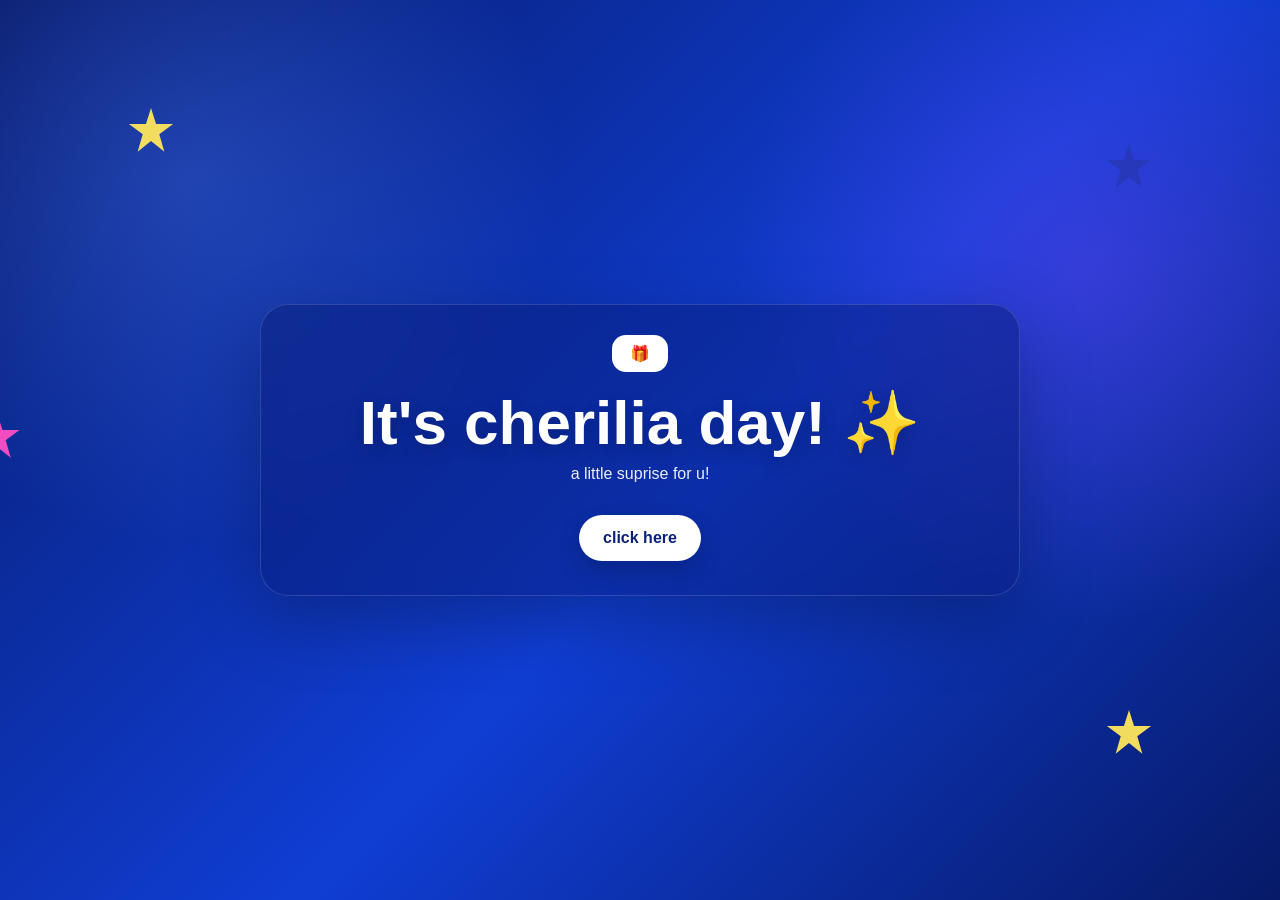
<file: index.html>
<!DOCTYPE html>
<html lang="id">
<head>
  <meta charset="UTF-8" />
  <meta name="viewport" content="width=device-width, initial-scale=1.0" />
  <title>Digital Gift ✨</title>
  <style>
    * { box-sizing: border-box; margin: 0; padding: 0; }
    body {
      min-height: 100vh;
      font-family: Arial, Helvetica, sans-serif;
      background:
        radial-gradient(circle at 15% 20%, rgba(76, 125, 255, .35), transparent 28%),
        radial-gradient(circle at 85% 30%, rgba(125, 70, 255, .35), transparent 28%),
        linear-gradient(135deg, #071a68, #103ed4 55%, #071a68);
      color: white;
      overflow-x: hidden;
    }

    .stars {
      position: fixed;
      inset: 0;
      pointer-events: none;
      overflow: hidden;
    }
    .star {
      position: absolute;
      width: 46px;
      height: 46px;
      background: #ffe65c;
      clip-path: polygon(50% 0%, 61% 35%, 98% 35%, 68% 57%, 79% 95%,
                         50% 72%, 21% 95%, 32% 57%, 2% 35%, 39% 35%);
      opacity: .95;
      filter: drop-shadow(0 0 12px rgba(255,255,255,.25));
      animation: float 5s ease-in-out infinite;
    }
    .s1 { top: 12%; left: 10%; }
    .s2 { top: 16%; right: 10%; background: #2738b9; animation-delay: .8s; }
    .s3 { top: 46%; left: -2%; background: #ff4fc3; animation-delay: 1.6s; }
    .s4 { bottom: 16%; right: 10%; animation-delay: 2.2s; }
    @keyframes float {
      50% { transform: translateY(-10px) rotate(4deg); }
    }

    .container {
      position: relative;
      z-index: 1;
      width: min(920px, 92vw);
      margin: auto;
      min-height: 100vh;
      display: flex;
      align-items: center;
      justify-content: center;
      padding: 32px 0;
    }

    .card {
      width: 100%;
      max-width: 760px;
      text-align: center;
      padding: 30px 22px 34px;
      background: rgba(8, 28, 115, .46);
      border: 1px solid rgba(255,255,255,.14);
      border-radius: 28px;
      box-shadow: 0 24px 70px rgba(0,0,0,.25);
      backdrop-filter: blur(10px);
    }

    .tag {
      display: inline-block;
      background: #fff;
      color: #111;
      font-weight: 800;
      padding: 9px 18px;
      border-radius: 14px;
      margin-bottom: 18px;
    }

    h1 {
      font-size: clamp(30px, 6vw, 62px);
      line-height: 1.05;
      margin-bottom: 10px;
      text-shadow: 0 6px 18px rgba(0,0,0,.2);
    }

    .subtitle {
      font-size: clamp(18px, 3vw, 28px);
      opacity: .95;
      margin-bottom: 30px;
    }

    .gift {
      width: 150px;
      height: 120px;
      margin: 20px auto;
      position: relative;
      cursor: pointer;
      transition: transform .25s ease;
    }
    .gift:hover { transform: translateY(-7px) scale(1.03); }

    .lid {
      position: absolute;
      left: -8px;
      right: -8px;
      top: 0;
      height: 30px;
      border-radius: 9px;
      background: #28a4e8;
      box-shadow: 0 8px 14px rgba(0,0,0,.18);
    }
    .box {
      position: absolute;
      left: 5px;
      right: 5px;
      bottom: 0;
      height: 88px;
      border-radius: 10px;
      background: linear-gradient(180deg, #28a4e8, #1f80ca);
    }
    .ribbon-v {
      position: absolute;
      top: 0;
      bottom: 0;
      left: 62px;
      width: 25px;
      background: #f6d34a;
      z-index: 2;
    }
    .ribbon-h {
      position: absolute;
      left: 0;
      right: 0;
      top: 0;
      height: 16px;
      background: #f6d34a;
      z-index: 3;
      border-radius: 9px;
    }

    .hint {
      margin: 8px 0 24px;
      font-size: 16px;
      opacity: .92;
    }

    .menu {
      display: flex;
      flex-wrap: wrap;
      gap: 12px;
      justify-content: center;
      margin-top: 18px;
    }
    .menu a {
      text-decoration: none;
      color: white;
      background: rgba(255,255,255,.12);
      border: 1px solid rgba(255,255,255,.22);
      padding: 12px 20px;
      border-radius: 999px;
      font-weight: 700;
      transition: .2s;
    }
    .menu a:hover {
      background: rgba(255,255,255,.22);
      transform: translateY(-2px);
    }

    .primary {
      display: inline-block;
      padding: 14px 24px;
      margin-top: 8px;
      border-radius: 999px;
      color: #0a227a;
      background: #fff;
      text-decoration: none;
      font-weight: 800;
      box-shadow: 0 10px 25px rgba(0,0,0,.18);
    }
    .primary:hover { transform: translateY(-2px); }

    .footer { margin-top: 26px; font-size: 13px; opacity: .65; }
  </style>
</head>
<body>
  <div class="stars">
    <span class="star s1"></span>
    <span class="star s2"></span>
    <span class="star s3"></span>
    <span class="star s4"></span>
  </div>

  <main class="container">
    <section class="card">
      <div class="tag"> 🎁</div>
      <h1>It's cherilia day! ✨</h1>
  

      <p class="hint">a little suprise for u!</p>
      <a class="primary" href="utama.html">click here</a>

    </section>
  </main>
</body>
</html>
</file>
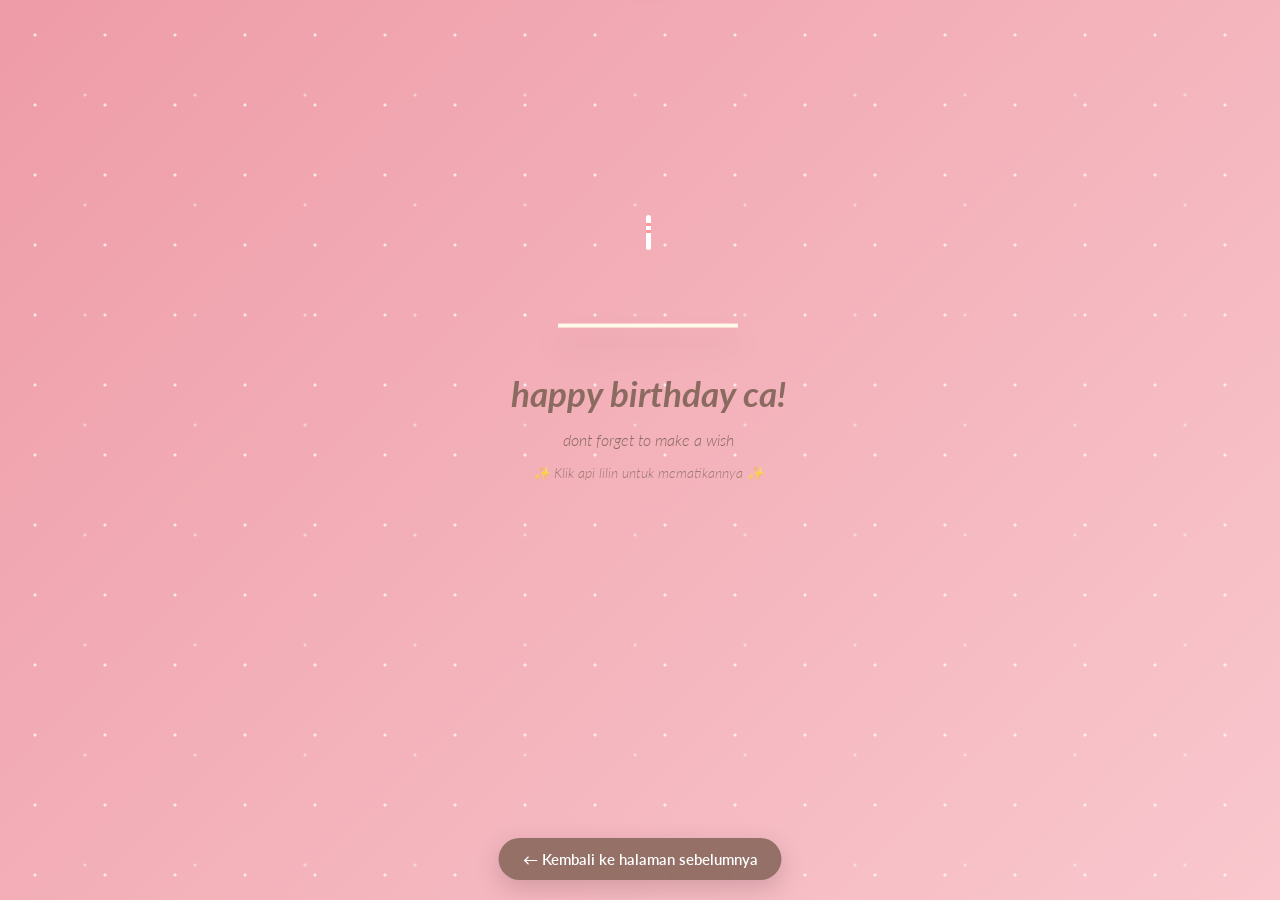
<file: birthday-cake.html>
<!DOCTYPE html>
<html lang="en">

<head>
    <meta charset="UTF-8">
    <meta name="viewport" content="width=device-width, initial-scale=1.0">
    <title>Birthday Cake</title>
    <link rel="stylesheet" href="birthday-cake.css">
</head>

<body>
    <div class="sparkles" aria-hidden="true"></div>
    <div class="cake-container">
        <div class="velas" id="candle" title="Klik api untuk mematikan lilin">
            <div class="fuego"></div>
            <div class="fuego"></div>
            <div class="fuego"></div>
            <div class="fuego"></div>
            <div class="fuego"></div>
        </div>
        <svg id="cake" version="1.1" x="0px" y="0px" width="200px" height="500px" viewBox="0 0 200 500"
        enable-background="new 0 0 200 500" xml:space="preserve">
        <path fill="#a88679" d="M173.667-13.94c-49.298,0-102.782,0-147.334,0c-3.999,0-4-16.002,0-16.002
		c44.697,0,96.586,0,147.334,0C177.667-29.942,177.668-13.94,173.667-13.94z">
            <animate id="bizcocho_3" attributeName="d" calcMode="spline" keySplines="0 0 1 1; 0 0 1 1"
                begin="relleno_2.end" dur="0.3s" fill="freeze" values="
                          M173.667-13.94c-49.298,0-102.782,0-147.334,0c-3.999,0-4-16.002,0-16.002
		c44.697,0,96.586,0,147.334,0C177.667-29.942,177.668-13.94,173.667-13.94z
                          ;
                          M173.667,411.567c-47.995,12.408-102.955,12.561-147.334,0
		c-3.848-1.089-0.189-16.089,3.661-15.002c44.836,12.66,90.519,12.753,139.427,0.07
		C173.293,395.631,177.541,410.566,173.667,411.567z
                          ;
                          M173.667,427.569c-49.795,0-101.101,0-147.334,0c-3.999,0-4-16.002,0-16.002
		c46.385,0,97.539,0,147.334,0C177.668,411.567,177.667,427.569,173.667,427.569z
                          " />
        </path>
        <path fill="#8b6a60" d="M100-178.521c1.858,0,3.364,1.506,3.364,3.363c0,0,0,33.17,0,44.227
		c0,19.144,0,57.431,0,76.574c0,10.152,0,40.607,0,40.607c0,1.858-1.506,3.364-3.364,3.364l0,0c-1.858,0-3.364-1.506-3.364-3.364c0,0,0-30.455,0-40.607c0-19.144,0-57.432,0-76.575c0-11.057,0-44.226,0-44.226C96.636-177.015,98.142-178.521,100-178.521
		L100-178.521z">
            <animate id="relleno_2" attributeName="d" calcMode="spline" keySplines="0 0 1 1; 0 0 1 1; 0 0 0.58 1"
                begin="bizcocho_2.end" dur="0.5s" fill="freeze" values="
                          M100-178.521c1.858,0,3.364,1.506,3.364,3.363c0,0,0,33.17,0,44.227
		c0,19.144,0,57.431,0,76.574c0,10.152,0,40.607,0,40.607c0,1.858-1.506,3.364-3.364,3.364l0,0c-1.858,0-3.364-1.506-3.364-3.364c0,0,0-30.455,0-40.607c0-19.144,0-57.432,0-76.575c0-11.057,0-44.226,0-44.226C96.636-177.015,98.142-178.521,100-178.521
		L100-178.521z
                          ;
                          M100,267.257c1.858,0,3.364,1.506,3.364,3.363c0,0,0,33.17,0,44.227
		c0,19.143,0,57.43,0,76.574c0,10.151,0,40.606,0,40.606c0,1.858-1.506,3.364-3.364,3.364l0,0c-1.858,0-3.364-1.506-3.364-3.364
		c0,0,0-30.455,0-40.606c0-19.145,0-57.432,0-76.576c0-11.057,0-44.225,0-44.225C96.636,268.763,98.142,267.257,100,267.257
		L100,267.257z
                          ;
                          M93.928,405.433c-0.655,6.444-0.102,9.067,2.957,11.798c0,0,8.083,5.571,16.828,3.503
		c18.629-4.406,43.813,6.194,50.792,7.791c14.75,3.375,9.162,6.867,9.162,6.867c-2.412,2.258-58.328,0-73.667,0l0,0
		c-1.858,0-69.995,2.133-73.667,0c0,0-3.337-2.439,6.172-5.992c11.375-4.25,52.875,8.822,47.139-9.442
		c-6.333-20.167,5.226-21.514,5.226-21.514c3.435-0.915,12.78-6.663,10.923-0.546L93.928,405.433z
                          ;
                          M102.242,427.569c5.348,0,14.079,0,17.462,0c0,0,17.026,0,27.504,0
		c19.143,0,20.39-3.797,26.459,0c3,1.877,0,7.823,0,7.823c-2.412,2.258-58.328,0-73.667,0l0,0c-1.858,0-67.187,0-73.667,0
		c0,0-4.125-4.983,0-7.823c5.201-3.58,16.085,0,23.725,0c8.841,0,20.762,0,20.762,0c3.686,0,8.597,0,19.511,0H102.242z
                          " />
        </path>
        <path fill="#a88679" d="M173.667-15.929c-46.512,0-105.486,0-147.334,0c-3.999,0-4-16.002,0-16.002
		c43.566,0,97.96,0,147.334,0C177.667-31.931,177.666-15.929,173.667-15.929z">
            <animate id="bizcocho_2" attributeName="d" calcMode="spline" keySplines="0 0 1 1; 0 0 1 1; 0.25 0 0.58 1"
                begin="relleno_1.end" dur="0.5s" fill="freeze" values="
                          M173.667-15.929c-46.512,0-105.486,0-147.334,0c-3.999,0-4-16.002,0-16.002
		c43.566,0,97.96,0,147.334,0C177.667-31.931,177.666-15.929,173.667-15.929z
                          ;
                          M173.434,445.393c-47.269,8.001-105.245,8.001-147.334,0c-3.929-0.747-0.692-16.543,3.243-15.824
		c43.828,8.001,92.165,8.001,140.739,0C174.029,428.918,177.377,444.726,173.434,445.393z
                          ;
                          M173.667,449.514c-47.576-5.454-102.799-5.744-147.333,0c-3.966,0.512-3.938-15.297,0-16.002
		c43.683-7.823,97.646-8.026,147.333,0C177.616,434.15,177.642,449.969,173.667,449.514z
                          ;
                          M173.667,451.394c-49.298,0-102.782,0-147.334,0c-3.999,0-4-16.002,0-16.002
		c44.697,0,96.586,0,147.334,0C177.667,435.392,177.668,451.394,173.667,451.394z
                          " />
        </path>
        <path fill="#8b6a60" d="M101.368-73.685c0,12.164,0,15.18,0,28.519c0,22.702,0-13.661,0,8.304c0,14.48,0,18.233,0,30.512
		c0,1.753-2.958,1.847-2.958,0c0-12.68,0-16.277,0-30.401c0-21.983,0,11.66,0-8.305c0-13.027,0-15.992,0-28.628
		C98.411-75.883,101.368-75.592,101.368-73.685z">
            <animate id="relleno_1" attributeName="d" calcMode="spline" keySplines="0 0 1 1; 0 0 1 1; 0 0 0.6 1"
                begin="bizcocho_1.end" dur="0.5s" fill="freeze" values="
                          M101.368-73.685c0,12.164,0,15.18,0,28.519c0,22.702,0-13.661,0,8.304c0,14.48,0,18.233,0,30.512
		c0,1.753-2.958,1.847-2.958,0c0-12.68,0-16.277,0-30.401c0-21.983,0,11.66,0-8.305c0-13.027,0-15.992,0-28.628
		C98.411-75.883,101.368-75.592,101.368-73.685z
                          ;
                          M101.368,350.885c0,12.164,0,65.18,0,78.518c0,22.703,0-33.66,0-11.695c0,14.48,0,28.232,0,40.512
		c0,1.753-2.958,1.847-2.958,0c0-12.68,0-26.277,0-40.402c0-21.982,0,31.66,0,11.695c0-13.027,0-65.992,0-78.627
		C98.411,348.686,101.368,348.977,101.368,350.885z
                          ;
                          M128.38,447.567c37.626,6.312,39.303,13.658,26.833,12.833c-22.653-1.499-13.636-0.831-23.302-0.831
		c-14.48,0-17.884,0-30.163,0c-2.087,0-2.068,0-3.915,0c-13.333,0-8.963,0-23.088,0c-11.668,0-14.062,5.995-27.532,1.164
		c-12.629-4.529,38.667-3.167,46.833-17.333C100.077,432.94,105.546,443.736,128.38,447.567z
                          ;
                          M173.667,451.394c2.875,0,2.997,9.257,0,9.131c-22.662-0.956-32.09-0.956-41.756-0.956
		c-14.48,0-17.884,0-30.163,0c-2.087,0-2.068,0-3.915,0c-13.333,0-8.963,0-23.088,0c-11.668,0-34.99-0.294-48.412,1.831
		c-4.109,0.65-3.01-10.006,0-10.006C37.129,451.394,149.379,451.394,173.667,451.394z
                          " />
        </path>
        <path fill="#a88679" d="M173.667,21.571c-33.174,0-111.467,0-147.334,0c-4,0-4-16.002,0-16.002c39.836,0,105.982,0,147.334,0
		C177.668,5.569,177.667,21.571,173.667,21.571z">
            <animate id="bizcocho_1" attributeName="d" calcMode="spline"
                keySplines="0 0 1 1; 0 0 1 1; 0 0 1 1; 0.25 0 1 1; 0 0 1 1; 0.25 0 0.6 1" begin="2s" dur="0.8s"
                fill="freeze" values="
                          M173.667,21.571c-33.174,0-111.467,0-147.334,0c-4,0-4-16.002,0-16.002c39.836,0,105.982,0,147.334,0
		C177.668,5.569,177.667,21.571,173.667,21.571z
                          ;
                          M173.667,459.569c-33.197,16.002-110.782,16.002-147.334,0c-3.664-1.604,1.614-15.617,5.337-14.153
		c40.702,16.002,94.289,16.104,136.505,0.103C171.917,444.1,177.271,457.832,173.667,459.569z
                          ;
                          M171.817,475.571c-39.361-3.001-105.438-2.571-143.556,0c-3.991,0.27-7.377-14.736-3.387-15.014
		c41.553-2.888,104.421-3.121,150.51-0.233C179.378,460.574,175.806,475.875,171.817,475.571z
                          ;
                          M171.817,459.564c-38.8-12.188-104.504-13.762-143.556,0c-3.772,1.329-7.961-12.604-4.178-13.905
		c40.864-14.064,105.114-15.52,151.918-0.973C179.822,445.874,175.634,460.762,171.817,459.564z
                          ;
                          M173.667,475.571c-46.376-5.005-105.924-4.003-147.334,0c-3.981,0.385-3.479-15.421,0.479-16.002
		c43.087-6.327,97.705-7.083,146.855,0.438C177.621,460.613,177.644,476,173.667,475.571z
                          ;
                          M173.667,474.117c-46.376,1.866-105.638,2.01-147.334,0c-3.995-0.192-3.52-16.144,0.479-16.002
		c43.794,1.55,96.341,1.541,145.723,0C176.532,457.99,177.663,473.956,173.667,474.117z
                          ;
                          M173.667,475.571c-46.512,0-105.486,0-147.334,0c-3.999,0-4-16.002,0-16.002c43.566,0,97.96,0,147.334,0
		C177.667,459.569,177.666,475.571,173.667,475.571z
                          " />
        </path>
        <path fill="#fefae9" d="M104.812,113.216c0,3.119-2.164,5.67-4.812,5.67c-2.646,0-4.812-2.551-4.812-5.67c0-5.594,0-16.782,0-22.375
	c0-5.143,0-15.427,0-20.568c0-7.333,0-21.998,0-29.33c0-5.523,0-16.569,0-22.092c0-3.295,0-9.885,0-13.181
	C95.188,2.551,97.353,0,100,0c2.648,0,4.812,2.551,4.812,5.669c0,3.248,0,9.743,0,12.991c0,5.428,0,16.284,0,21.711
	c0,7.618,0,22.854,0,30.472c0,4.952,0,14.854,0,19.807C104.812,96.292,104.812,107.576,104.812,113.216z">
            <animate id="crema" attributeName="d" calcMode="spline"
                keySplines="0 0 1 1; 0 0 1 1; 0 0 1 1; 0.25 0 1 1; 0 0 1 1; 0 0 0.58 1" begin="bizcocho_3.end" dur="2s"
                fill="freeze" values="
                          M104.812,113.216c0,3.119-2.164,5.67-4.812,5.67c-2.646,0-4.812-2.551-4.812-5.67c0-5.594,0-16.782,0-22.375
	c0-5.143,0-15.427,0-20.568c0-7.333,0-21.998,0-29.33c0-5.523,0-16.569,0-22.092c0-3.295,0-9.885,0-13.181
	C95.188,2.551,97.353,0,100,0c2.648,0,4.812,2.551,4.812,5.669c0,3.248,0,9.743,0,12.991c0,5.428,0,16.284,0,21.711
	c0,7.618,0,22.854,0,30.472c0,4.952,0,14.854,0,19.807C104.812,96.292,104.812,107.576,104.812,113.216z
                          ;
                          M104.812,405.897c0,3.119-2.164,5.67-4.812,5.67c-2.646,0-4.812-2.551-4.812-5.67c0-5.594,0-16.782,0-22.376
	c0-5.143,0-15.426,0-20.568c0-7.332,0-21.997,0-29.33c0-5.522,0-16.568,0-22.092c0-3.295,0-9.885,0-13.181
	c0-3.118,2.165-5.669,4.812-5.669c2.648,0,4.812,2.551,4.812,5.669c0,3.247,0,9.743,0,12.991c0,5.428,0,16.283,0,21.711
	c0,7.618,0,22.854,0,30.473c0,4.951,0,14.854,0,19.807C104.812,388.972,104.812,400.256,104.812,405.897z
                          ;
                          M111.873,411.567c-3.119,0-9.226,0-11.874,0c-2.646,0-7.748,0-10.867,0c-7.086,0-12.698,0-18.292,0
	c-6.592,0-12.871,7.371-19.166,3.008c-10.043-6.961-7.776-10.169,2.991-17.745c12.61-8.873,27.713,1.994,25.919-7.531
	c-2.589-13.742,11.008-14.513,11.365-17.789c0.441-4.051,4.235-11.107,8.051-8.175c3.113,2.393,1.007,8.008,0,13.159
	c-1.871,9.569,8.058,2.113,9.494,14.155c2.592,21.732,21.184-0.675,29.309,7.976c5.216,5.553,18.413,5.552,15.426,12.942
	c-3.131,7.745-15.825-4.369-23.8,2.903C126.261,418.271,118.301,411.567,111.873,411.567z
                          ;
                          M111.873,411.567c-3.119,0-9.226,0-11.874,0c-2.646,0-9.734,4.069-12.853,4.069
	c-7.086,0-10.712-4.069-16.306-4.069c-6.592,0-12.12,6.013-19.166,3.008c-7.053-3.008-7.458,2.026-18.659,1.165
	c-6.832-0.525-7.522-3.034-7.533-6.265c-0.037-10.336,22.073-2.452,36.613-2.628c10.234-0.124,19.856-1.439,37.905-2.102
	c16.642-0.61,32.699,1.552,46.009,1.927c12.438,0.351,29.663-8.99,31.532,3.315c0.773,5.093-5.605,3.342-11.211,9.579
	c-5.093,5.667-7.59-4.605-12.965-3.832c-8.269,1.189-14.962-8.537-22.937-1.265C126.261,418.271,118.301,411.567,111.873,411.567z
                          ;
                          M110.946,413.652c-2.904-1.137-8.405-2.748-12.446-0.97c-6.099,2.685-7.273,10.358-13.253,8.242
	c-7.843-2.775-8.953-5.008-14.546-5.01c-24.653-0.011-4.849,26.507-18.264,26.507c-12.377,0,5.791-33.537-19.422-26.682
	c-7.703,2.095-9.806-0.942-9.817-4.173c-0.037-10.336,24.357-4.544,38.897-4.72c10.234-0.124,19.856-1.439,37.905-2.102
	c16.642-0.61,32.699,1.552,46.009,1.927c12.438,0.351,28.973-8.865,31.532,3.315c1.449,6.896,0.318,15.624-3.874,15.624
	c-7.619,0-1.788-15.192-19.243-7.111c-7.581,3.51-15.963-9.738-26.669,1.066C120.644,426.744,118.381,416.561,110.946,413.652z
                          ;
                          M111.547,413.9c-2.969-0.956-8.775-0.949-13.167-0.5c-14.667,1.5-8.325,16.508-14.667,16.666
	c-6.667,0.166-0.167-13.5-13.013-14.151c-30.471-1.545-5.572,46.651-18.987,46.651c-12.377,0,10.333-50.166-18.667-44.5
	c-7.835,1.531-9.537-1.417-9.548-4.647c-0.037-10.336,23.675-5.177,38.215-5.353c10.234-0.124,20.618-1.671,38.667-2.333
	c16.642-0.61,32.023,1.458,45.333,1.833c12.438,0.351,33.819-8.431,33.199,4.001c-0.532,10.666,0.414,26.166-5.245,25.833
	c-7.606-0.447-2.954-31.5-19.243-18.899c-7.985,6.177-17.658-5.969-27.377,5.732C118.88,434.066,121.38,417.067,111.547,413.9z
                          ;
                          M111.547,415.233c-6.667-0.834-9.667,4.667-13.833,3.333c-19.649-6.291-8.158,22.176-14.5,22.334
	c-6.667,0.166,2.833-18-13.333-22.167c-29.544-7.615-9.667,43.833-20.167,43.833c-10.333,0,8.004-55.006-16.833-39
	c-7.5,4.833-9.508-3.78-9.299-7.004c0.799-12.329,23.592-7.153,38.132-7.329c10.234-0.124,20.238-1.505,38.287-2.167
	c16.642-0.61,32.903,1.125,46.213,1.5c12.438,0.351,35.058-5.579,31.863,6.451c-5.532,20.833,1.25,28.216-4.409,27.883
	c-7.606-0.447-6.058-37.895-20.62-23.333c-10.167,10.166-15.972-0.747-25,12C119.547,443.568,121.798,416.515,111.547,415.233z
                          " />
        </path>
        <rect x="10" y="475.571" fill="#fefae9" width="180" height="4" />
        </svg>
    </div>
    <div class="text">
        <h1>happy birthday ca!</h1>
        <p id="wishText">dont forget to make a wish</p>
        <p class="hint">✨ Klik api lilin untuk mematikannya ✨</p>
    </div>

    <button class="back-button" onclick="kembali()">← Kembali ke halaman sebelumnya</button>

    <script>
        const candle = document.getElementById("candle");
        const flames = candle.querySelectorAll(".fuego");
        let blownOut = false;

        // Klik bagian api untuk mematikan semua api.
        flames.forEach(flame => {
            flame.addEventListener("click", matikanLilin);
        });
        candle.addEventListener("click", function(e) {
            // Tetap bisa diklik di area lilin/api pada perangkat sentuh.
            if (e.target === candle) matikanLilin();
        });

        function matikanLilin() {
            if (blownOut) return;
            blownOut = true;
            candle.classList.add("mati");
            document.getElementById("wishText").textContent = "✨ i hope all ur wishesh come true! ✨";
            document.querySelector(".hint").textContent = "enjoy ur day!";
            buatConfetti();
        }

        function buatConfetti() {
            for (let i = 0; i < 28; i++) {
                const piece = document.createElement("span");
                piece.className = "confetti";
                piece.style.left = (45 + Math.random() * 10) + "%";
                piece.style.setProperty("--x", (Math.random() * 260 - 130) + "px");
                piece.style.setProperty("--delay", (Math.random() * .5) + "s");
                document.body.appendChild(piece);
                setTimeout(() => piece.remove(), 2200);
            }
        }

        function kembali() {
            if (history.length > 1) {
                history.back();
            } else {
                window.location.href = "utama.html";
            }
        }
		
    </script>
</body>

</html>
</file>
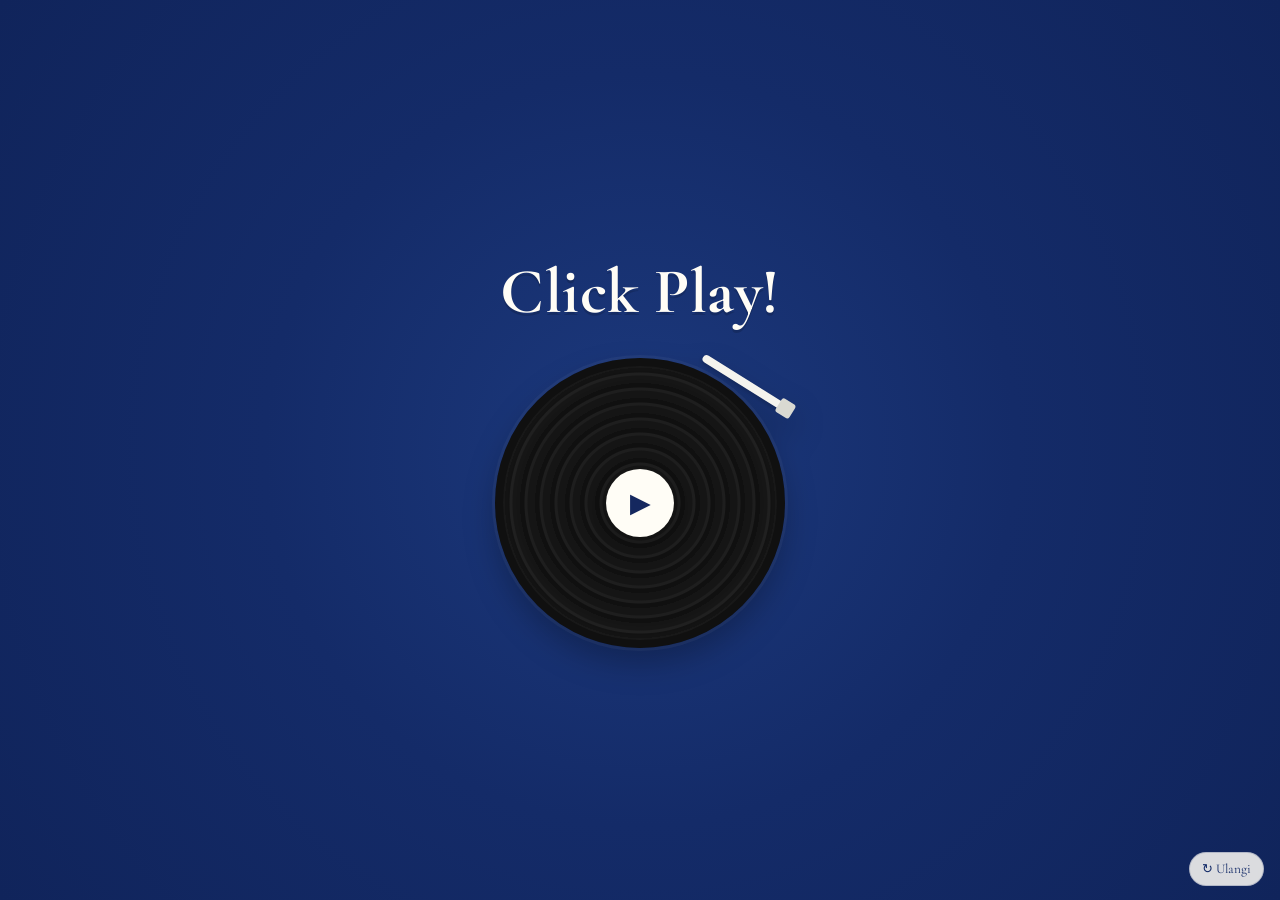
<file: message.html>
<!DOCTYPE html>
<html lang="id">
<head>
<meta charset="UTF-8">
<meta name="viewport" content="width=device-width, initial-scale=1.0, viewport-fit=cover">
<title>Birthday Card</title>

<!-- Font yang mirip tulisan tangan pada video -->
<link rel="preconnect" href="https://fonts.googleapis.com">
<link rel="preconnect" href="https://fonts.gstatic.com" crossorigin>
<link href="https://fonts.googleapis.com/css2?family=Cormorant+Garamond:wght@500;600;700&family=Kalam:wght@300;400;700&display=swap" rel="stylesheet">

<style>
:root{
  --navy:#142b68;
  --cream:#f3ecd9;
  --ink:#28304a;
  --white:#fffdf6;
}

*{box-sizing:border-box}
html,body{margin:0;width:100%;height:100%;overflow:hidden}
body{
  font-family:"Cormorant Garamond",serif;
  background:var(--navy);
  color:var(--white);
}

/* =========================
   HALAMAN 1 — VINYL
   ========================= */
#intro{
  position:fixed;
  inset:0;
  z-index:20;
  display:flex;
  flex-direction:column;
  align-items:center;
  justify-content:center;
  background:
    radial-gradient(circle at 50% 50%, #1c397d 0, #142b68 48%, #10245b 100%);
  transition:opacity .8s ease, visibility .8s ease;
}

#intro.hide{
  opacity:0;
  visibility:hidden;
  pointer-events:none;
}

.intro-title{
  margin:0 0 28px;
  font-size:clamp(38px,6vw,64px);
  letter-spacing:.5px;
  text-shadow:0 3px 0 rgba(0,0,0,.15);
}

.player{
  position:relative;
  width:min(290px,62vw);
  aspect-ratio:1;
  cursor:pointer;
  filter:drop-shadow(0 15px 15px rgba(0,0,0,.25));
}

.record{
  position:absolute;
  inset:0;
  border-radius:50%;
  background:
    repeating-radial-gradient(circle at center,
      #151515 0 7px,
      #1e1e1e 8px 10px,
      #101010 11px 15px);
  border:8px solid #101010;
  box-shadow:
    inset 0 0 30px rgba(255,255,255,.04),
    0 0 0 3px rgba(255,255,255,.04);
  animation:spin 5s linear infinite;
  animation-play-state:paused;
}
.player.playing .record{animation-play-state:running}

.record:after{
  content:"";
  position:absolute;
  inset:45%;
  border-radius:50%;
  background:#ece8dc;
  box-shadow:0 0 0 7px #161616;
}

.play-btn{
  position:absolute;
  left:50%;top:50%;
  transform:translate(-50%,-50%);
  width:68px;height:68px;
  border-radius:50%;
  border:0;
  background:#fffdf6;
  color:#15285f;
  font-size:27px;
  display:grid;
  place-items:center;
  padding-left:6px;
  z-index:2;
  box-shadow:0 5px 15px rgba(0,0,0,.18);
}

.needle{
  position:absolute;
  width:100px;
  height:8px;
  border-radius:8px;
  background:#f5f4ee;
  right:-3px;
  top:48px;
  transform:rotate(32deg);
  transform-origin:100% 50%;
  z-index:3;
  box-shadow:0 2px 4px rgba(0,0,0,.2);
}
.needle:after{
  content:"";
  position:absolute;
  right:-5px;top:-4px;
  width:16px;height:16px;
  border-radius:3px;
  background:#d9d9d2;
}

@keyframes spin{to{transform:rotate(360deg)}}

/* =========================
   HALAMAN 2
   ========================= */
#card{
  position:fixed;
  inset:0;
  opacity:0;
  transform:scale(1.02);
  transition:opacity 1s ease, transform 1s ease;
  background:
    radial-gradient(circle at 10% 20%, rgba(255,255,255,.3), transparent 25%),
    var(--cream);
  color:var(--ink);
}
#card.show{
  opacity:1;
  transform:scale(1);
}

.content{
  position:relative;
  width:min(940px,94vw);
  height:100%;
  margin:auto;
  display:flex;
  align-items:center;
  justify-content:center;
  gap:clamp(35px,7vw,90px);
  padding:30px;
}

/* Foto */
.photo-wrap{
  position:relative;
  width:min(290px,34vw);
  min-width:210px;
  aspect-ratio: .67;
  flex-shrink:0;
  background:var(--navy);
  padding:11px;
  border-radius:4px;
  box-shadow:0 13px 25px rgba(29,35,60,.18);
  transform:rotate(0deg);
}

.photo-wrap img{
  width:100%;
  height:100%;
  object-fit:cover;
  display:block;
  background:#ddd;
}


/* Bunga */
.flower{
  position:absolute;
  top:-25px;
  left:-45px;
  width:90px;
  height:90px;
  z-index:3;
  font-size:65px;
  filter:drop-shadow(0 5px 3px rgba(0,0,0,.12));
  transform:rotate(-12deg);
}

/* Kue */
.cake{
  position:absolute;
  right:-32px;
  bottom:20px;
  width:75px;
  height:55px;
  z-index:4;
}
.cake .top{
  position:absolute;
  left:8px;top:6px;
  width:59px;height:17px;
  border-radius:50%;
  background:#fffdf5;
  border:3px solid #21428c;
}
.cake .body{
  position:absolute;
  left:10px;top:16px;
  width:55px;height:30px;
  border-radius:0 0 14px 14px;
  background:#f5f0df;
  border:3px solid #21428c;
}
.cake .cream{
  position:absolute;
  left:13px;top:20px;
  width:49px;height:9px;
  border-radius:50%;
  border-bottom:3px solid #21428c;
}
.cake .candle{
  position:absolute;
  width:4px;height:14px;
  top:-7px;
  background:#21428c;
  border-radius:3px;
}
.cake .flame{
  position:absolute;
  width:7px;height:9px;
  top:-15px;
  left:-1.5px;
  border-radius:50% 50% 50% 0;
  background:#d8aa4e;
  transform:rotate(-45deg);
}
.c1{left:24px}.c2{left:35px}.c3{left:46px}

/* Teks */
.message{
  width:min(510px,48vw);
  min-width:300px;
  font-family:Kalam,cursive;
  font-size:clamp(16px,2vw,22px);
  line-height:1.85;
}

.line{
  opacity:0;
  transform:translateY(12px);
  margin:0 0 18px;
}
.line.visible{
  animation:write .9s ease forwards;
}
@keyframes write{
  to{opacity:1;transform:translateY(0)}
}

.line:first-child{
  font-size:1.12em;
  margin-bottom:28px;
}

/* Confetti */
.confetti{
  position:absolute;
  inset:0;
  overflow:hidden;
  pointer-events:none;
}
.bit{
  position:absolute;
  width:7px;
  height:20px;
  border-radius:3px;
  opacity:.9;
  animation:fall linear infinite;
}
@keyframes fall{
  0%{transform:translate3d(0,-30px,0) rotate(0deg)}
  100%{transform:translate3d(var(--drift),110vh,0) rotate(720deg)}
}

/* Tombol kecil */
.controls{
  position:fixed;
  right:16px;
  bottom:14px;
  z-index:30;
  display:flex;
  gap:8px;
}
.controls button{
  border:1px solid rgba(20,43,104,.2);
  background:rgba(255,253,246,.85);
  color:var(--navy);
  border-radius:999px;
  padding:8px 12px;
  font-family:inherit;
  cursor:pointer;
  backdrop-filter:blur(5px);
}
.controls input{display:none}

/* Mobile */
@media(max-width:700px){
  .content{
    flex-direction:column;
    gap:25px;
    padding:22px 15px 60px;
    overflow:auto;
    justify-content:flex-start;
    padding-top:55px;
  }
  .photo-wrap{
    width:210px;
    min-width:210px;
    height:315px;
  }
  .message{
    width:min(88vw,500px);
    min-width:0;
    font-size:17px;
    line-height:1.7;
  }
  .line{margin-bottom:13px}
  .flower{left:-38px;top:-28px;font-size:55px}
  .cake{right:-25px;bottom:15px;transform:scale(.85)}
}
</style>
</head>

<body>

<audio id="birthdayMusic" preload="auto">
  <!-- Taruh file lagu di folder yang sama dengan HTML dan beri nama: lagu.mp3 -->
  <source src="lagu.mp3" type="audio/mpeg">
  Browser kamu tidak mendukung audio HTML5.
</audio>


<!-- =========================
     INTRO
     ========================= -->
<section id="intro">
  <h1 class="intro-title">Click Play!</h1>

  <div class="player" id="player" aria-label="Play birthday card">
    <div class="record"></div>
    <div class="needle"></div>
    <button class="play-btn" id="playBtn" aria-label="Play">▶</button>
  </div>
</section>

<!-- =========================
     CARD
     ========================= -->
<main id="card">
  <div class="confetti" id="confetti"></div>

  <div class="content">

    <div class="photo-wrap" id="photoWrap">
      <div class="flower">💐</div>

      <!-- GANTI "foto.jpg" dengan nama file foto kamu.
           Simpan foto di folder yang sama dengan HTML. -->
      <img id="photo" src="foto.jpg" alt="Foto ulang tahun">

      <div class="cake">
        <div class="top"></div>
        <div class="body"></div>
        <div class="cream"></div>
        <div class="candle c1"><div class="flame"></div></div>
        <div class="candle c2"><div class="flame"></div></div>
        <div class="candle c3"><div class="flame"></div></div>
      </div>
    </div>

    <div class="message">
      <!-- GANTI TEKS DI BAWAH SESUAI KEINGINAN -->
      <p class="line">Happy Birthday Ca!!</p>

      <p class="line">
       Thank yourself for saving you
      </p>

      <p class="line">
         This year may have felt heavier than the last, as stepping into life after graduation means taking things far more seriously. But remember how deeply capable and strong you are. May this new chapter bring you clarity, quiet confidence, and the brightness you so truly deserve.

      </p>

      <p class="line">
        May all your dreams come true
      </p>

      <p class="line">
        Stay happy, stay healthy, and keep being you. 
      </p>
    </div>

  </div>
</main>

<!-- Kontrol -->
<div class="controls">
  <button id="restartButton">↻ Ulangi</button>
</div>

<script>
/* ==========================================
   CONFETTI
   ========================================== */
const confetti = document.getElementById("confetti");

for(let i=0;i<55;i++){
  const bit = document.createElement("span");
  bit.className = "bit";

  // Warna diatur lewat CSS variable supaya tetap mirip video
  const colors = ["#263f91","#ffffff","#d7ccb3","#1b3375"];
  bit.style.background = colors[i % colors.length];

  bit.style.left = Math.random()*100 + "%";
  bit.style.top = (-Math.random()*100) + "%";
  bit.style.animationDuration = (5 + Math.random()*7) + "s";
  bit.style.animationDelay = (-Math.random()*10) + "s";
  bit.style.setProperty("--drift",(Math.random()*180-90)+"px");
  bit.style.transform = `rotate(${Math.random()*360}deg)`;

  confetti.appendChild(bit);
}

/* ==========================================
   PLAY
   ========================================== */
const intro = document.getElementById("intro");
const card = document.getElementById("card");
const player = document.getElementById("player");
const playBtn = document.getElementById("playBtn");
const lines = document.querySelectorAll(".line");

const birthdayMusic = document.getElementById("birthdayMusic");

function startCard(){
  player.classList.add("playing");
  playBtn.textContent = "✓";

  // Lagu mulai tepat ketika vinyl diklik.
  // Browser mengizinkan autoplay karena play() dipanggil dari klik pengguna.
  birthdayMusic.currentTime = 0;
  birthdayMusic.play().catch((error) => {
    console.log("Audio tidak dapat diputar:", error);
  });

  setTimeout(()=>{
    intro.classList.add("hide");
    card.classList.add("show");

    // Teks muncul satu per satu
    lines.forEach((line,index)=>{
      setTimeout(()=>{
        line.classList.add("visible");
      }, 650 + index*1150);
    });
  },700);
}

player.addEventListener("click", startCard);
playBtn.addEventListener("click", (e)=>{
  e.stopPropagation();
  startCard();
});

/* ==========================================
   ULANGI
   ========================================== */
document.getElementById("restartButton").addEventListener("click",()=>{
  location.reload();
});
</script>

</body>
</html>
</file>
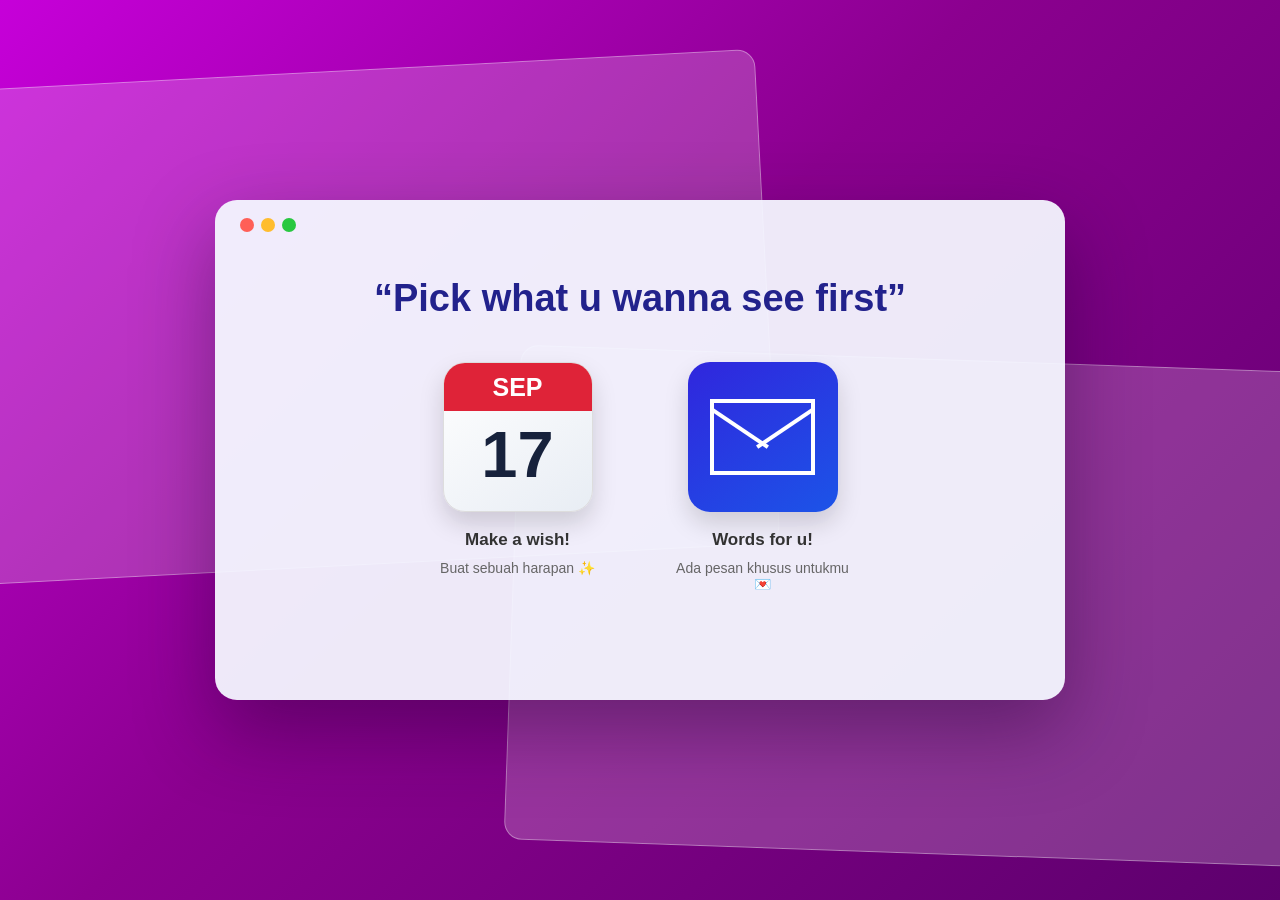
<file: utama.html>
<!DOCTYPE html>
<html lang="id">
<head>
  <meta charset="UTF-8">
  <meta name="viewport" content="width=device-width, initial-scale=1.0">
  <title>utama</title>

  <style>
    * {
      box-sizing: border-box;
      margin: 0;
      padding: 0;
    }

    body {
      min-height: 100vh;
      font-family: Arial, Helvetica, sans-serif;
      background:
        linear-gradient(135deg, #c600d9 0%, #8b008f 45%, #5d006d 100%);
      display: flex;
      justify-content: center;
      align-items: center;
      padding: 20px;
      color: #17175f;
    }

    /* Latar belakang seperti jendela aplikasi */
    .window-bg {
      position: fixed;
      inset: 0;
      overflow: hidden;
      pointer-events: none;
    }

    .window {
      position: absolute;
      width: 70vw;
      height: 55vh;
      background: rgba(255,255,255,.20);
      border-radius: 18px;
      border: 1px solid rgba(255,255,255,.35);
    }

    .window.one {
      left: -10%;
      top: 8%;
      transform: rotate(-3deg);
    }

    .window.two {
      right: -10%;
      bottom: 5%;
      transform: rotate(2deg);
    }

    .main-window {
      position: relative;
      z-index: 2;
      width: min(850px, 94vw);
      min-height: 500px;
      background: rgba(245, 248, 255, .94);
      border-radius: 22px;
      box-shadow: 0 30px 80px rgba(30, 0, 45, .4);
      padding: 18px 25px 35px;
    }

    .topbar {
      display: flex;
      gap: 7px;
      align-items: center;
      margin-bottom: 45px;
    }

    .dot {
      width: 14px;
      height: 14px;
      border-radius: 50%;
    }

    .red { background: #ff5f57; }
    .yellow { background: #ffbd2e; }
    .green { background: #28c840; }

    h1 {
      text-align: center;
      font-size: clamp(22px, 4vw, 38px);
      color: #22228c;
      margin-bottom: 42px;
      font-weight: 800;
    }

    .choices {
      display: flex;
      justify-content: center;
      align-items: flex-start;
      gap: clamp(20px, 5vw, 55px);
      flex-wrap: wrap;
    }

    .choice {
      width: 190px;
      text-align: center;
      text-decoration: none;
      color: #222;
      transition: transform .2s ease;
    }

    .choice:hover {
      transform: translateY(-8px);
    }

    .icon {
      width: 150px;
      height: 150px;
      margin: auto;
      border-radius: 22px;
      display: flex;
      align-items: center;
      justify-content: center;
      box-shadow: 0 12px 25px rgba(0,0,0,.15);
    }

    /* Ikon kalender */
    .calendar {
      background: linear-gradient(145deg, #fff, #e8edf4);
      overflow: hidden;
      position: relative;
      border: 1px solid #ddd;
    }

    .calendar .month {
      position: absolute;
      top: 0;
      left: 0;
      right: 0;
      height: 48px;
      background: #df2338;
      color: white;
      display: flex;
      justify-content: center;
      align-items: center;
      font-size: 25px;
      font-weight: 800;
    }

    .calendar .day {
      margin-top: 35px;
      font-size: 65px;
      font-weight: 800;
      color: #17223c;
    }

    /* Ikon pesan */
    .mail {
      background: linear-gradient(145deg, #3026dd, #1c54e8);
      position: relative;
    }

    .envelope {
      width: 105px;
      height: 76px;
      border: 4px solid white;
      position: relative;
      overflow: hidden;
    }

    .envelope::before,
    .envelope::after {
      content: "";
      position: absolute;
      width: 72px;
      height: 4px;
      background: white;
      top: 22px;
    }

    .envelope::before {
      left: -12px;
      transform: rotate(34deg);
    }

    .envelope::after {
      right: -12px;
      transform: rotate(-34deg);
    }

    .label {
      margin-top: 18px;
      font-size: 17px;
      font-weight: 700;
      color: #333;
    }

    .description {
      margin-top: 10px;
      color: #666;
      font-size: 14px;
    }

    @media (max-width: 600px) {
      .main-window {
        padding: 16px 15px 30px;
      }

      .topbar {
        margin-bottom: 30px;
      }

      h1 {
        margin-bottom: 30px;
      }

      .icon {
        width: 130px;
        height: 130px;
      }

      .choice {
        width: 150px;
      }

      .calendar .day {
        font-size: 56px;
      }
    }
  </style>
</head>

<body>

  <div class="window-bg">
    <div class="window one"></div>
    <div class="window two"></div>
  </div>

  <main class="main-window">

    <div class="topbar">
      <span class="dot red"></span>
      <span class="dot yellow"></span>
      <span class="dot green"></span>
    </div>

    <h1>“Pick what u wanna see first”</h1>

    <section class="choices">

      <!-- MENU 1: Kalender -->
      <a class="choice" href="birthday-cake.html">
        <div class="icon calendar">
          <div class="month">SEP</div>
          <div class="day">17</div>
        </div>
        <div class="label">Make a wish!</div>
        <div class="description">Buat sebuah harapan ✨</div>
      </a>

      <!-- MENU 2: Pesan -->
      <a class="choice" href="message.html">
        <div class="icon mail">
          <div class="envelope"></div>
        </div>
        <div class="label">Words for u!</div>
        <div class="description">Ada pesan khusus untukmu 💌</div>
      </a>

    </section>

  </main>

</body>
</html>
</file>
<file: birthday-cake.css>
@import url(https://fonts.googleapis.com/css?family=Lato:300italic);

html,
body {
  width: 100%;
  height: 100%;
}

body {
  background: #ee9ca7;
}

#cake {
  display: block;
  position: relative;
  margin: 0 auto;
}

.cake-container {
  position: relative;
  width: 200px;
  height: 500px;
  margin: -10em auto 0;
}

/* ============================================== Candle
*/

.velas {
  background: #ffffff;
  border-radius: 10px;
  position: absolute;
  top: 375px;
  left: 50%;
  margin-left: -2.4px;
  margin-top: -8.33333333px;
  width: 5px;
  height: 35px;
  transform: translateY(-300px);
  backface-visibility: hidden;
  animation: in 500ms 6s ease-out forwards;
}
.velas:after,
.velas:before {
  background: rgba(255, 0, 0, 0.4);
  content: "";
  position: absolute;
  width: 100%;
  height: 2.22222222px;
}
.velas:after {
  top: 25%;
  left: 0;
}
.velas:before {
  top: 45%;
  left: 0;
}

/* ============================================== Fire
*/

.fuego {
  border-radius: 100%;
  position: absolute;
  top: -20px;
  left: 50%;
  margin-left: -2.6px;
  width: 6.66666667px;
  height: 18px;
}
.fuego:nth-child(1) {
  animation: fuego 2s 6.5s infinite;
}
.fuego:nth-child(2) {
  animation: fuego 1.5s 6.5s infinite;
}
.fuego:nth-child(3) {
  animation: fuego 1s 6.5s infinite;
}
.fuego:nth-child(4) {
  animation: fuego 0.5s 6.5s infinite;
}
.fuego:nth-child(5) {
  animation: fuego 0.2s 6.5s infinite;
}

/* ============================================== Animation Fire
*/

@keyframes fuego {
  0%,
  100% {
    background: rgba(254, 248, 97, 0.5);
    box-shadow: 0 0 40px 10px rgba(248, 233, 209, 0.2);
    transform: translateY(0) scale(1);
  }
  50% {
    background: rgba(255, 50, 0, 0.1);
    box-shadow: 0 0 40px 20px rgba(248, 233, 209, 0.2);
    transform: translateY(-20px) scale(0);
  }
}

@keyframes in {
  to {
    transform: translateY(0);
  }
}

.text {
  color: #8b6a60;
  font-family: "Lato", sans-serif;
  font-weight: 300;
  font-style: italic;
  text-align: center;
  h1 {
    font-size: 1.4em;
  }
}


/* ===== Tambahan animasi & interaksi ===== */
body {
  overflow-x: hidden;
  overflow-y: auto;
  position: relative;
  min-height: 100vh;
  background: linear-gradient(135deg, #ee9ca7, #ffdde1, #f8b6c1);
  background-size: 300% 300%;
  animation: backgroundMove 10s ease infinite;
}

#cake {
  filter: drop-shadow(0 18px 12px rgba(139, 106, 96, .18));
  animation: cakeFloat 3.5s ease-in-out infinite;
}

.cake-container {
  position: relative;
  z-index: 2;
}

.velas {
  cursor: pointer;
  z-index: 10;
  transition: transform .3s ease, filter .3s ease;
}

.velas:hover {
  transform: translateY(0) scale(1.12);
  filter: drop-shadow(0 0 12px rgba(255, 180, 50, .8));
}

.velas.mati {
  filter: none;
}

.velas.mati .fuego {
  animation: none !important;
  opacity: 0 !important;
  visibility: hidden !important;
  display: none !important;
  transform: translateY(10px) scale(0);
  pointer-events: none !important;
}

.text {
  position: relative;
  z-index: 5;
  padding: 0 18px 110px;
  animation: textAppear 1.2s ease both;
}

.text h1 {
  font-size: clamp(1.4rem, 5vw, 2.2rem);
  margin-bottom: 8px;
  animation: heartbeat 2.2s ease-in-out infinite;
}

.text p {
  font-size: 1rem;
}

.hint {
  font-size: .85rem !important;
  opacity: .8;
  animation: pulseHint 1.8s ease-in-out infinite;
}

.back-button {
  position: fixed;
  bottom: 20px;
  left: 50%;
  transform: translateX(-50%);
  z-index: 30;
  border: 0;
  border-radius: 999px;
  padding: 12px 24px;
  color: #fff;
  background: rgba(139, 106, 96, .92);
  box-shadow: 0 8px 24px rgba(80, 45, 55, .22);
  font: 600 15px "Lato", sans-serif;
  cursor: pointer;
  transition: transform .2s ease, box-shadow .2s ease, background .2s ease;
}

.back-button:hover {
  transform: translateX(-50%) translateY(-3px);
  box-shadow: 0 12px 28px rgba(80, 45, 55, .3);
  background: #76574f;
}

.back-button:active {
  transform: translateX(-50%) scale(.96);
}

.sparkles {
  position: fixed;
  inset: 0;
  pointer-events: none;
  z-index: 1;
  background-image:
    radial-gradient(circle, rgba(255,255,255,.75) 1px, transparent 2px),
    radial-gradient(circle, rgba(255,255,255,.45) 1px, transparent 2px);
  background-size: 70px 70px, 110px 110px;
  background-position: 0 0, 30px 40px;
  animation: sparkleMove 8s linear infinite;
}

.confetti {
  position: fixed;
  top: 45%;
  width: 8px;
  height: 12px;
  border-radius: 2px;
  z-index: 50;
  pointer-events: none;
  background: #fff;
  animation: confettiFall 2s ease-out var(--delay) forwards;
}

@keyframes backgroundMove {
  0%, 100% { background-position: 0% 50%; }
  50% { background-position: 100% 50%; }
}

@keyframes cakeFloat {
  0%, 100% { transform: translateY(0); }
  50% { transform: translateY(-8px); }
}

@keyframes textAppear {
  from { opacity: 0; transform: translateY(20px); }
  to { opacity: 1; transform: translateY(0); }
}

@keyframes heartbeat {
  0%, 100% { transform: scale(1); }
  8% { transform: scale(1.04); }
  16% { transform: scale(1); }
}

@keyframes pulseHint {
  0%, 100% { opacity: .55; }
  50% { opacity: 1; }
}

@keyframes sparkleMove {
  from { transform: translateY(0); }
  to { transform: translateY(-70px); }
}

@keyframes confettiFall {
  0% { opacity: 1; transform: translate(0, 0) rotate(0deg); }
  100% { opacity: 0; transform: translate(var(--x), 280px) rotate(540deg); }
}

@media (max-width: 600px) {
  .cake-container {
    width: 180px;
    height: 450px;
    margin-top: -7em;
  }

  #cake {
    width: 180px;
    height: 450px;
    margin-top: 0;
  }

  .velas {
    top: 335px;
  }

  .back-button {
    bottom: 14px;
    padding: 11px 20px;
  }
}

@media (prefers-reduced-motion: reduce) {
  *, *::before, *::after {
    animation-duration: .01ms !important;
    animation-iteration-count: 1 !important;
    scroll-behavior: auto !important;
  }
}
</file>
